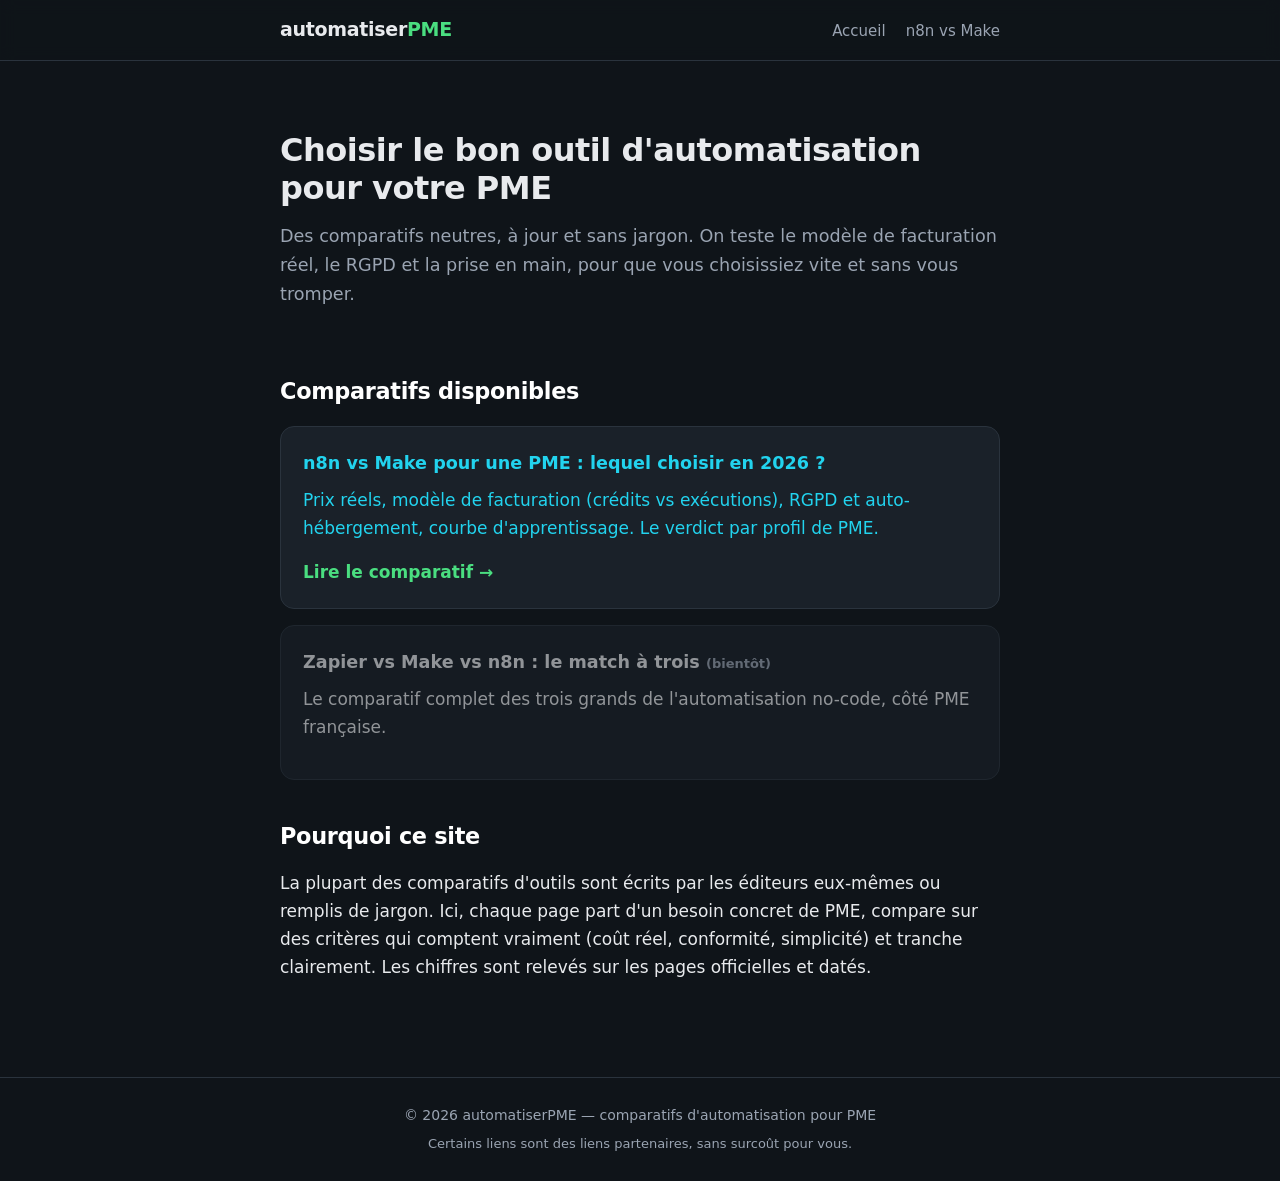
<file: index.html>
<!DOCTYPE html>
<html lang="fr">
<head>
<meta charset="utf-8">
<meta name="viewport" content="width=device-width, initial-scale=1">
<title>automatiserPME — Comparatifs d'outils d'automatisation pour PME (2026)</title>
<meta name="description" content="Comparatifs neutres et à jour des outils d'automatisation et no-code pour PME : n8n, Make, Zapier. Choisir le bon outil selon votre volume, votre budget et le RGPD.">
<link rel="canonical" href="https://automatiserpme.vercel.app/">
<meta property="og:title" content="automatiserPME — Comparatifs d'automatisation pour PME">
<meta property="og:description" content="Comparatifs neutres et à jour des outils d'automatisation no-code pour PME.">
<meta property="og:type" content="website">
<meta property="og:url" content="https://automatiserpme.vercel.app/">
<link rel="stylesheet" href="/style.css">
<script type="application/ld+json">
{
  "@context":"https://schema.org",
  "@type":"WebSite",
  "name":"automatiserPME",
  "url":"https://automatiserpme.vercel.app/",
  "description":"Comparatifs neutres et à jour des outils d'automatisation et no-code pour PME.",
  "inLanguage":"fr-FR"
}
</script>
</head>
<body>
<header class="site"><div class="wrap">
  <div class="logo">automatiser<span>PME</span></div>
  <nav><a href="/">Accueil</a><a href="/n8n-vs-make-pme.html">n8n vs Make</a></nav>
</div></header>

<main>
  <section class="hero">
    <h1>Choisir le bon outil d'automatisation pour votre PME</h1>
    <p>Des comparatifs neutres, à jour et sans jargon. On teste le modèle de facturation réel, le RGPD et la prise en main, pour que vous choisissiez vite et sans vous tromper.</p>
  </section>

  <h2>Comparatifs disponibles</h2>

  <a class="card" href="/n8n-vs-make-pme.html" style="display:block">
    <h3>n8n vs Make pour une PME : lequel choisir en 2026 ?</h3>
    <p>Prix réels, modèle de facturation (crédits vs exécutions), RGPD et auto-hébergement, courbe d'apprentissage. Le verdict par profil de PME.</p>
    <span style="color:var(--accent);font-weight:600">Lire le comparatif →</span>
  </a>

  <div class="card" style="opacity:.6">
    <h3>Zapier vs Make vs n8n : le match à trois <span style="font-size:13px;color:var(--doux)">(bientôt)</span></h3>
    <p>Le comparatif complet des trois grands de l'automatisation no-code, côté PME française.</p>
  </div>

  <h2>Pourquoi ce site</h2>
  <p>La plupart des comparatifs d'outils sont écrits par les éditeurs eux-mêmes ou remplis de jargon. Ici, chaque page part d'un besoin concret de PME, compare sur des critères qui comptent vraiment (coût réel, conformité, simplicité) et tranche clairement. Les chiffres sont relevés sur les pages officielles et datés.</p>
</main>

<footer><div class="wrap">
  <div>© 2026 automatiserPME — comparatifs d'automatisation pour PME</div>
  <div style="font-size:13px">Certains liens sont des liens partenaires, sans surcoût pour vous.</div>
</div></footer>
</body>
</html>
</file>
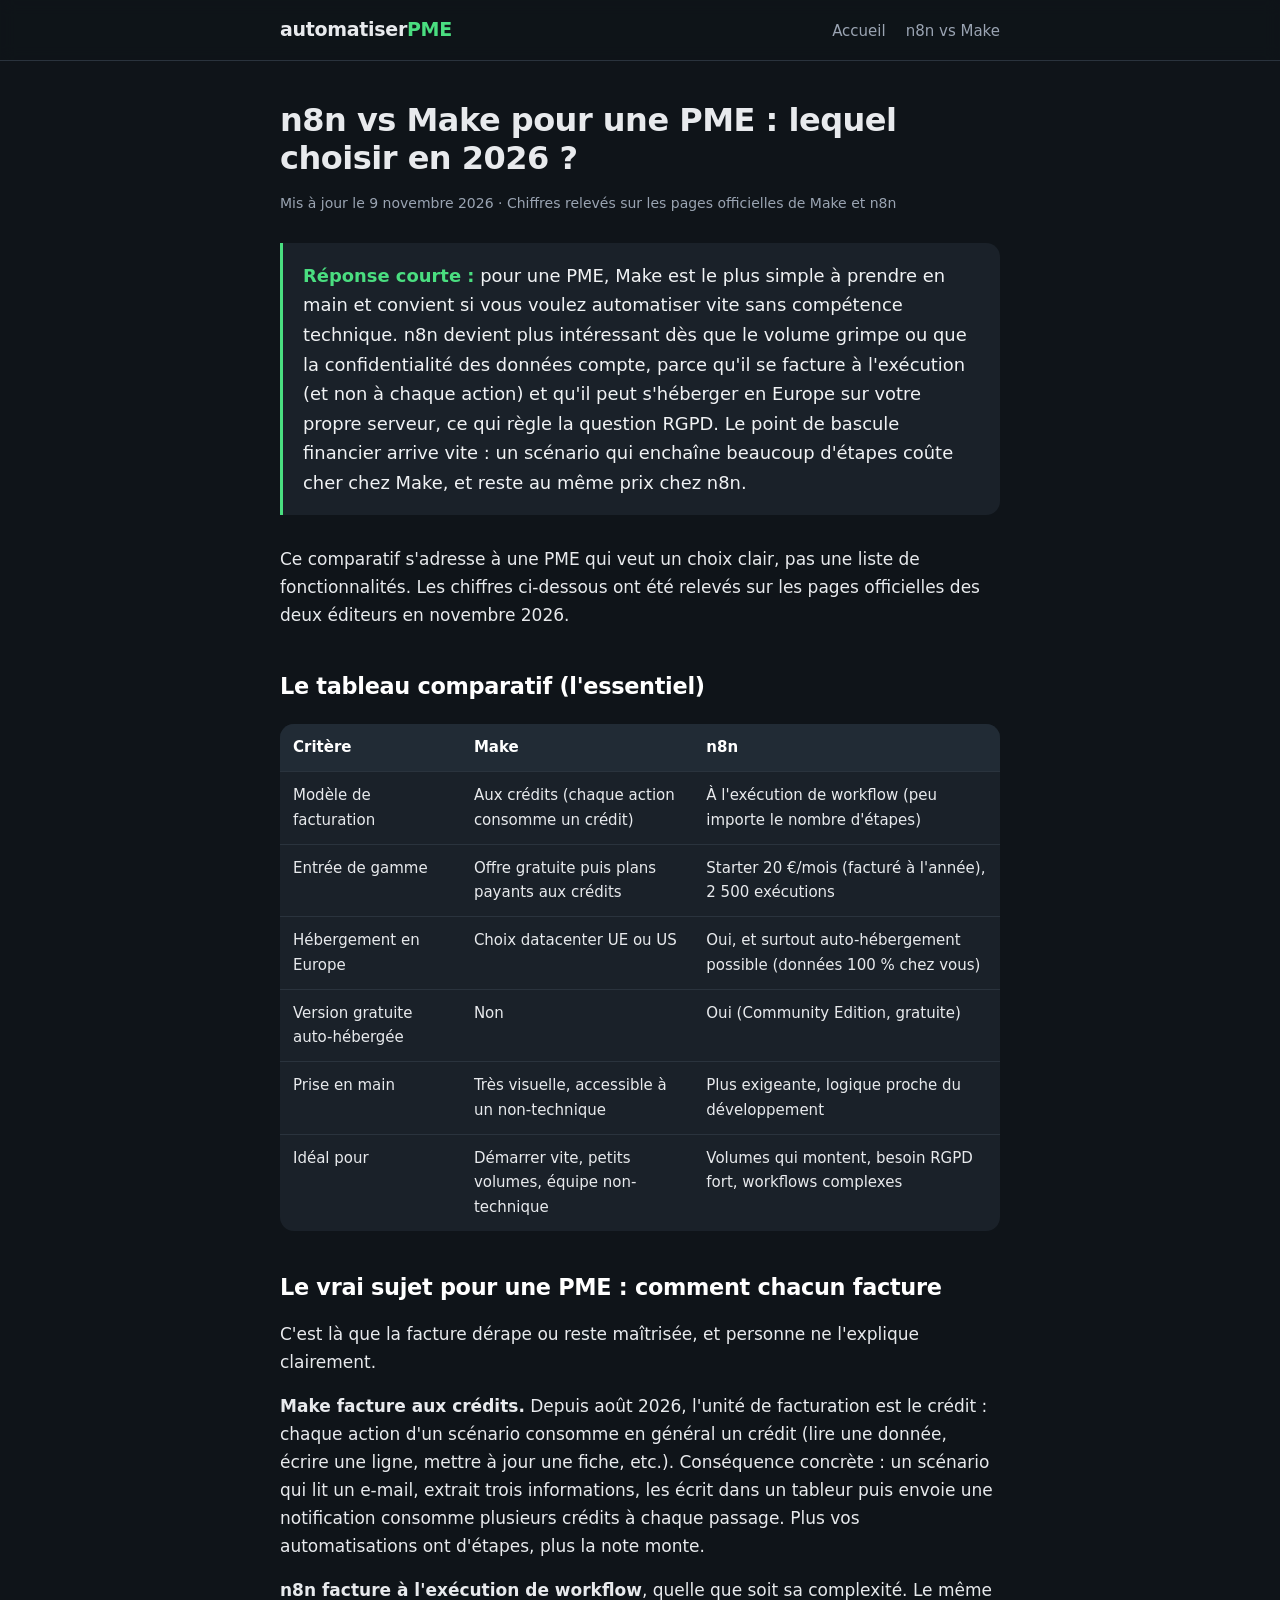
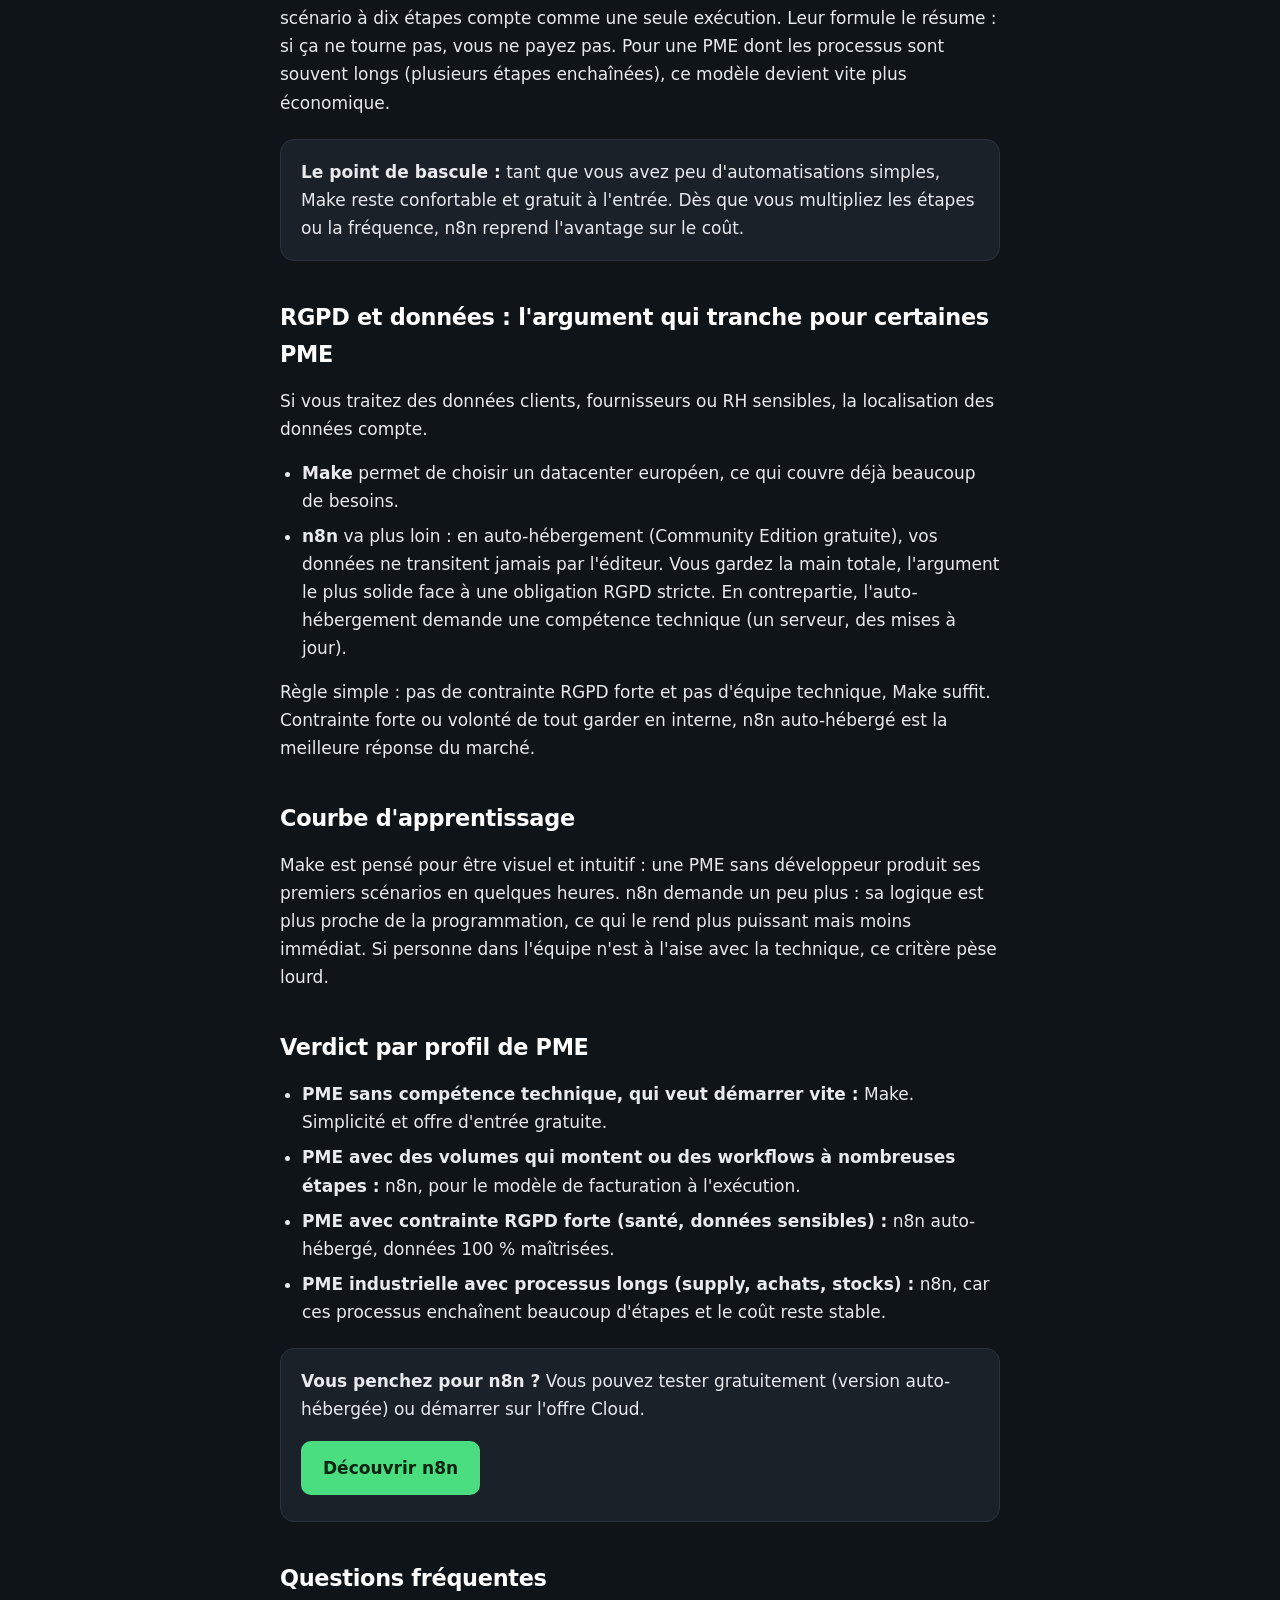
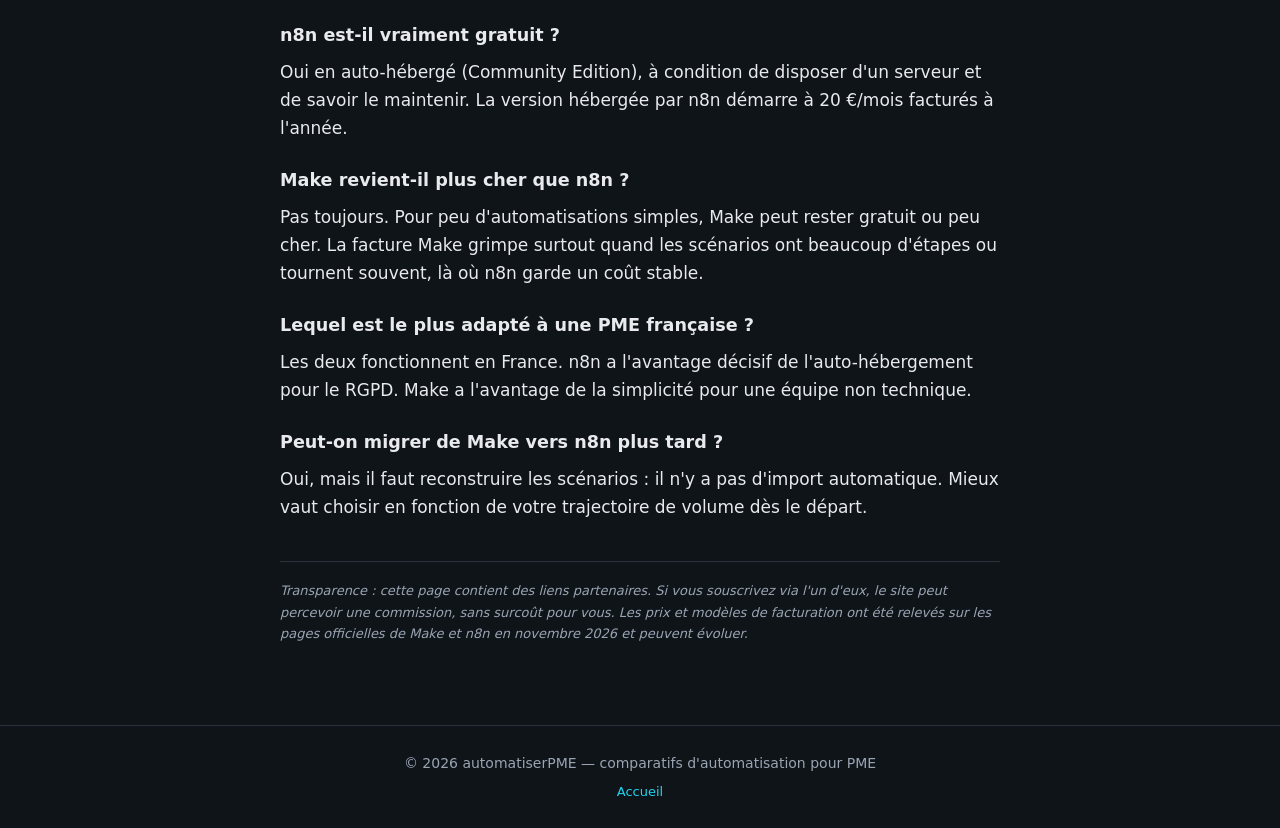
<file: n8n-vs-make-pme.html>
<!DOCTYPE html>
<html lang="fr">
<head>
<meta charset="utf-8">
<meta name="viewport" content="width=device-width, initial-scale=1">
<title>n8n vs Make pour une PME : lequel choisir en 2026 ? (comparatif honnête)</title>
<meta name="description" content="Comparatif n8n vs Make pour une PME : prix réels, modèle de facturation (crédits vs exécutions), RGPD, prise en main. Le guide neutre pour choisir en 2026.">
<link rel="canonical" href="https://automatiserpme.vercel.app/n8n-vs-make-pme.html">
<meta property="og:title" content="n8n vs Make pour une PME : lequel choisir en 2026 ?">
<meta property="og:description" content="Prix réels, facturation, RGPD, prise en main. Le verdict par profil de PME.">
<meta property="og:type" content="article">
<meta property="og:url" content="https://automatiserpme.vercel.app/n8n-vs-make-pme.html">
<link rel="stylesheet" href="/style.css">
<script type="application/ld+json">
{
  "@context":"https://schema.org",
  "@type":"Article",
  "headline":"n8n vs Make pour une PME : lequel choisir en 2026 ?",
  "description":"Comparatif n8n vs Make pour une PME : prix réels, modèle de facturation, RGPD, prise en main.",
  "datePublished":"2026-11-09",
  "dateModified":"2026-11-09",
  "author":{"@type":"Organization","name":"automatiserPME"},
  "publisher":{"@type":"Organization","name":"automatiserPME"},
  "inLanguage":"fr-FR",
  "mainEntityOfPage":"https://automatiserpme.vercel.app/n8n-vs-make-pme.html"
}
</script>
<script type="application/ld+json">
{
  "@context":"https://schema.org",
  "@type":"FAQPage",
  "mainEntity":[
    {"@type":"Question","name":"n8n est-il vraiment gratuit ?",
     "acceptedAnswer":{"@type":"Answer","text":"Oui en auto-hébergé (Community Edition), à condition de disposer d'un serveur et de savoir le maintenir. La version hébergée par n8n démarre à 20 €/mois facturés à l'année."}},
    {"@type":"Question","name":"Make revient-il plus cher que n8n ?",
     "acceptedAnswer":{"@type":"Answer","text":"Pas toujours. Pour peu d'automatisations simples, Make peut rester gratuit ou peu cher. La facture Make grimpe surtout quand les scénarios ont beaucoup d'étapes ou tournent souvent, là où n8n garde un coût stable car il facture à l'exécution."}},
    {"@type":"Question","name":"Lequel est le plus adapté à une PME française ?",
     "acceptedAnswer":{"@type":"Answer","text":"Les deux fonctionnent en France. n8n a l'avantage décisif de l'auto-hébergement pour le RGPD. Make a l'avantage de la simplicité pour une équipe non technique."}},
    {"@type":"Question","name":"Peut-on migrer de Make vers n8n plus tard ?",
     "acceptedAnswer":{"@type":"Answer","text":"Oui, mais il faut reconstruire les scénarios : il n'y a pas d'import automatique. Mieux vaut choisir en fonction de votre trajectoire de volume dès le départ."}}
  ]
}
</script>
</head>
<body>
<header class="site"><div class="wrap">
  <div class="logo">automatiser<span>PME</span></div>
  <nav><a href="/">Accueil</a><a href="/n8n-vs-make-pme.html">n8n vs Make</a></nav>
</div></header>

<main>
  <h1>n8n vs Make pour une PME : lequel choisir en 2026 ?</h1>
  <div class="meta">Mis à jour le 9 novembre 2026 · Chiffres relevés sur les pages officielles de Make et n8n</div>

  <div class="lede">
    <strong>Réponse courte :</strong> pour une PME, Make est le plus simple à prendre en main et convient si vous voulez automatiser vite sans compétence technique. n8n devient plus intéressant dès que le volume grimpe ou que la confidentialité des données compte, parce qu'il se facture à l'exécution (et non à chaque action) et qu'il peut s'héberger en Europe sur votre propre serveur, ce qui règle la question RGPD. Le point de bascule financier arrive vite : un scénario qui enchaîne beaucoup d'étapes coûte cher chez Make, et reste au même prix chez n8n.
  </div>

  <p>Ce comparatif s'adresse à une PME qui veut un choix clair, pas une liste de fonctionnalités. Les chiffres ci-dessous ont été relevés sur les pages officielles des deux éditeurs en novembre 2026.</p>

  <h2>Le tableau comparatif (l'essentiel)</h2>
  <table>
    <tr><th>Critère</th><th>Make</th><th>n8n</th></tr>
    <tr><td>Modèle de facturation</td><td>Aux crédits (chaque action consomme un crédit)</td><td>À l'exécution de workflow (peu importe le nombre d'étapes)</td></tr>
    <tr><td>Entrée de gamme</td><td>Offre gratuite puis plans payants aux crédits</td><td>Starter 20 €/mois (facturé à l'année), 2 500 exécutions</td></tr>
    <tr><td>Hébergement en Europe</td><td>Choix datacenter UE ou US</td><td>Oui, et surtout auto-hébergement possible (données 100 % chez vous)</td></tr>
    <tr><td>Version gratuite auto-hébergée</td><td>Non</td><td>Oui (Community Edition, gratuite)</td></tr>
    <tr><td>Prise en main</td><td>Très visuelle, accessible à un non-technique</td><td>Plus exigeante, logique proche du développement</td></tr>
    <tr><td>Idéal pour</td><td>Démarrer vite, petits volumes, équipe non-technique</td><td>Volumes qui montent, besoin RGPD fort, workflows complexes</td></tr>
  </table>

  <h2>Le vrai sujet pour une PME : comment chacun facture</h2>
  <p>C'est là que la facture dérape ou reste maîtrisée, et personne ne l'explique clairement.</p>
  <p><strong>Make facture aux crédits.</strong> Depuis août 2026, l'unité de facturation est le crédit : chaque action d'un scénario consomme en général un crédit (lire une donnée, écrire une ligne, mettre à jour une fiche, etc.). Conséquence concrète : un scénario qui lit un e-mail, extrait trois informations, les écrit dans un tableur puis envoie une notification consomme plusieurs crédits à chaque passage. Plus vos automatisations ont d'étapes, plus la note monte.</p>
  <p><strong>n8n facture à l'exécution de workflow</strong>, quelle que soit sa complexité. Le même scénario à dix étapes compte comme une seule exécution. Leur formule le résume : si ça ne tourne pas, vous ne payez pas. Pour une PME dont les processus sont souvent longs (plusieurs étapes enchaînées), ce modèle devient vite plus économique.</p>
  <div class="callout"><strong>Le point de bascule :</strong> tant que vous avez peu d'automatisations simples, Make reste confortable et gratuit à l'entrée. Dès que vous multipliez les étapes ou la fréquence, n8n reprend l'avantage sur le coût.</div>

  <h2>RGPD et données : l'argument qui tranche pour certaines PME</h2>
  <p>Si vous traitez des données clients, fournisseurs ou RH sensibles, la localisation des données compte.</p>
  <ul>
    <li><strong>Make</strong> permet de choisir un datacenter européen, ce qui couvre déjà beaucoup de besoins.</li>
    <li><strong>n8n</strong> va plus loin : en auto-hébergement (Community Edition gratuite), vos données ne transitent jamais par l'éditeur. Vous gardez la main totale, l'argument le plus solide face à une obligation RGPD stricte. En contrepartie, l'auto-hébergement demande une compétence technique (un serveur, des mises à jour).</li>
  </ul>
  <p>Règle simple : pas de contrainte RGPD forte et pas d'équipe technique, Make suffit. Contrainte forte ou volonté de tout garder en interne, n8n auto-hébergé est la meilleure réponse du marché.</p>

  <h2>Courbe d'apprentissage</h2>
  <p>Make est pensé pour être visuel et intuitif : une PME sans développeur produit ses premiers scénarios en quelques heures. n8n demande un peu plus : sa logique est plus proche de la programmation, ce qui le rend plus puissant mais moins immédiat. Si personne dans l'équipe n'est à l'aise avec la technique, ce critère pèse lourd.</p>

  <h2>Verdict par profil de PME</h2>
  <ul>
    <li><strong>PME sans compétence technique, qui veut démarrer vite :</strong> Make. Simplicité et offre d'entrée gratuite.</li>
    <li><strong>PME avec des volumes qui montent ou des workflows à nombreuses étapes :</strong> n8n, pour le modèle de facturation à l'exécution.</li>
    <li><strong>PME avec contrainte RGPD forte (santé, données sensibles) :</strong> n8n auto-hébergé, données 100 % maîtrisées.</li>
    <li><strong>PME industrielle avec processus longs (supply, achats, stocks) :</strong> n8n, car ces processus enchaînent beaucoup d'étapes et le coût reste stable.</li>
  </ul>

  <div class="callout">
    <p style="margin-bottom:10px"><strong>Vous penchez pour n8n ?</strong> Vous pouvez tester gratuitement (version auto-hébergée) ou démarrer sur l'offre Cloud.</p>
    <a class="cta" href="https://n8n.io/" rel="sponsored nofollow" target="_blank">Découvrir n8n</a>
  </div>

  <h2>Questions fréquentes</h2>
  <h3>n8n est-il vraiment gratuit ?</h3>
  <p>Oui en auto-hébergé (Community Edition), à condition de disposer d'un serveur et de savoir le maintenir. La version hébergée par n8n démarre à 20 €/mois facturés à l'année.</p>
  <h3>Make revient-il plus cher que n8n ?</h3>
  <p>Pas toujours. Pour peu d'automatisations simples, Make peut rester gratuit ou peu cher. La facture Make grimpe surtout quand les scénarios ont beaucoup d'étapes ou tournent souvent, là où n8n garde un coût stable.</p>
  <h3>Lequel est le plus adapté à une PME française ?</h3>
  <p>Les deux fonctionnent en France. n8n a l'avantage décisif de l'auto-hébergement pour le RGPD. Make a l'avantage de la simplicité pour une équipe non technique.</p>
  <h3>Peut-on migrer de Make vers n8n plus tard ?</h3>
  <p>Oui, mais il faut reconstruire les scénarios : il n'y a pas d'import automatique. Mieux vaut choisir en fonction de votre trajectoire de volume dès le départ.</p>

  <div class="transparence">
    Transparence : cette page contient des liens partenaires. Si vous souscrivez via l'un d'eux, le site peut percevoir une commission, sans surcoût pour vous. Les prix et modèles de facturation ont été relevés sur les pages officielles de Make et n8n en novembre 2026 et peuvent évoluer.
  </div>
</main>

<footer><div class="wrap">
  <div>© 2026 automatiserPME — comparatifs d'automatisation pour PME</div>
  <div style="font-size:13px"><a href="/">Accueil</a></div>
</div></footer>
</body>
</html>
</file>
<file: style.css>
:root{
  --fond:#0f1419; --carte:#1a2129; --texte:#e8eaed; --doux:#9aa4b2;
  --accent:#4ade80; --accent2:#22d3ee; --bord:#2a333d; --radius:14px;
  --max:760px;
}
*{box-sizing:border-box;margin:0;padding:0}
html{scroll-behavior:smooth}
body{
  background:var(--fond);color:var(--texte);
  font-family:system-ui,-apple-system,"Segoe UI",Roboto,Helvetica,Arial,sans-serif;
  line-height:1.65;font-size:17px;-webkit-font-smoothing:antialiased;
}
a{color:var(--accent2);text-decoration:none}
a:hover{text-decoration:underline}
header.site{border-bottom:1px solid var(--bord);background:rgba(15,20,25,.9);position:sticky;top:0;backdrop-filter:blur(8px);z-index:10}
.wrap{max-width:var(--max);margin:0 auto;padding:0 20px}
header.site .wrap{display:flex;align-items:center;justify-content:space-between;height:60px}
.logo{font-weight:700;font-size:19px;color:var(--texte);letter-spacing:-.3px}
.logo span{color:var(--accent)}
nav a{color:var(--doux);margin-left:20px;font-size:15px}
main{max-width:var(--max);margin:0 auto;padding:40px 20px 80px}
h1{font-size:2rem;line-height:1.2;letter-spacing:-.5px;margin-bottom:14px;font-weight:800}
h2{font-size:1.4rem;margin:38px 0 14px;letter-spacing:-.3px;font-weight:700;color:#fff}
h3{font-size:1.1rem;margin:24px 0 8px;font-weight:650}
p{margin:0 0 16px}
ul,ol{margin:0 0 16px 22px}
li{margin-bottom:7px}
.meta{color:var(--doux);font-size:14px;margin-bottom:28px}
.lede{font-size:1.12rem;background:var(--carte);border-left:3px solid var(--accent);
  padding:18px 20px;border-radius:0 var(--radius) var(--radius) 0;margin-bottom:30px;color:#f0f2f4}
.lede strong{color:var(--accent)}
table{width:100%;border-collapse:collapse;margin:20px 0;font-size:15px;background:var(--carte);border-radius:var(--radius);overflow:hidden}
th,td{padding:11px 13px;text-align:left;border-bottom:1px solid var(--bord);vertical-align:top}
th{background:#212b35;font-weight:650;color:#fff}
tr:last-child td{border-bottom:none}
.callout{background:var(--carte);border:1px solid var(--bord);border-radius:var(--radius);padding:18px 20px;margin:22px 0}
.cta{display:inline-block;background:var(--accent);color:#06240f;font-weight:700;
  padding:13px 22px;border-radius:10px;margin:8px 0}
.cta:hover{text-decoration:none;filter:brightness(1.08)}
.transparence{font-size:13px;color:var(--doux);border-top:1px solid var(--bord);margin-top:40px;padding-top:18px;font-style:italic}
.card{background:var(--carte);border:1px solid var(--bord);border-radius:var(--radius);padding:22px;margin:16px 0}
.card h3{margin-top:0}
.hero{padding:30px 0 10px}
.hero p{color:var(--doux);font-size:1.1rem}
footer{border-top:1px solid var(--bord);color:var(--doux);font-size:14px;padding:26px 0;text-align:center}
footer .wrap{display:flex;flex-direction:column;gap:6px}
@media(max-width:600px){body{font-size:16px}h1{font-size:1.6rem}table{font-size:14px}}
</file>
